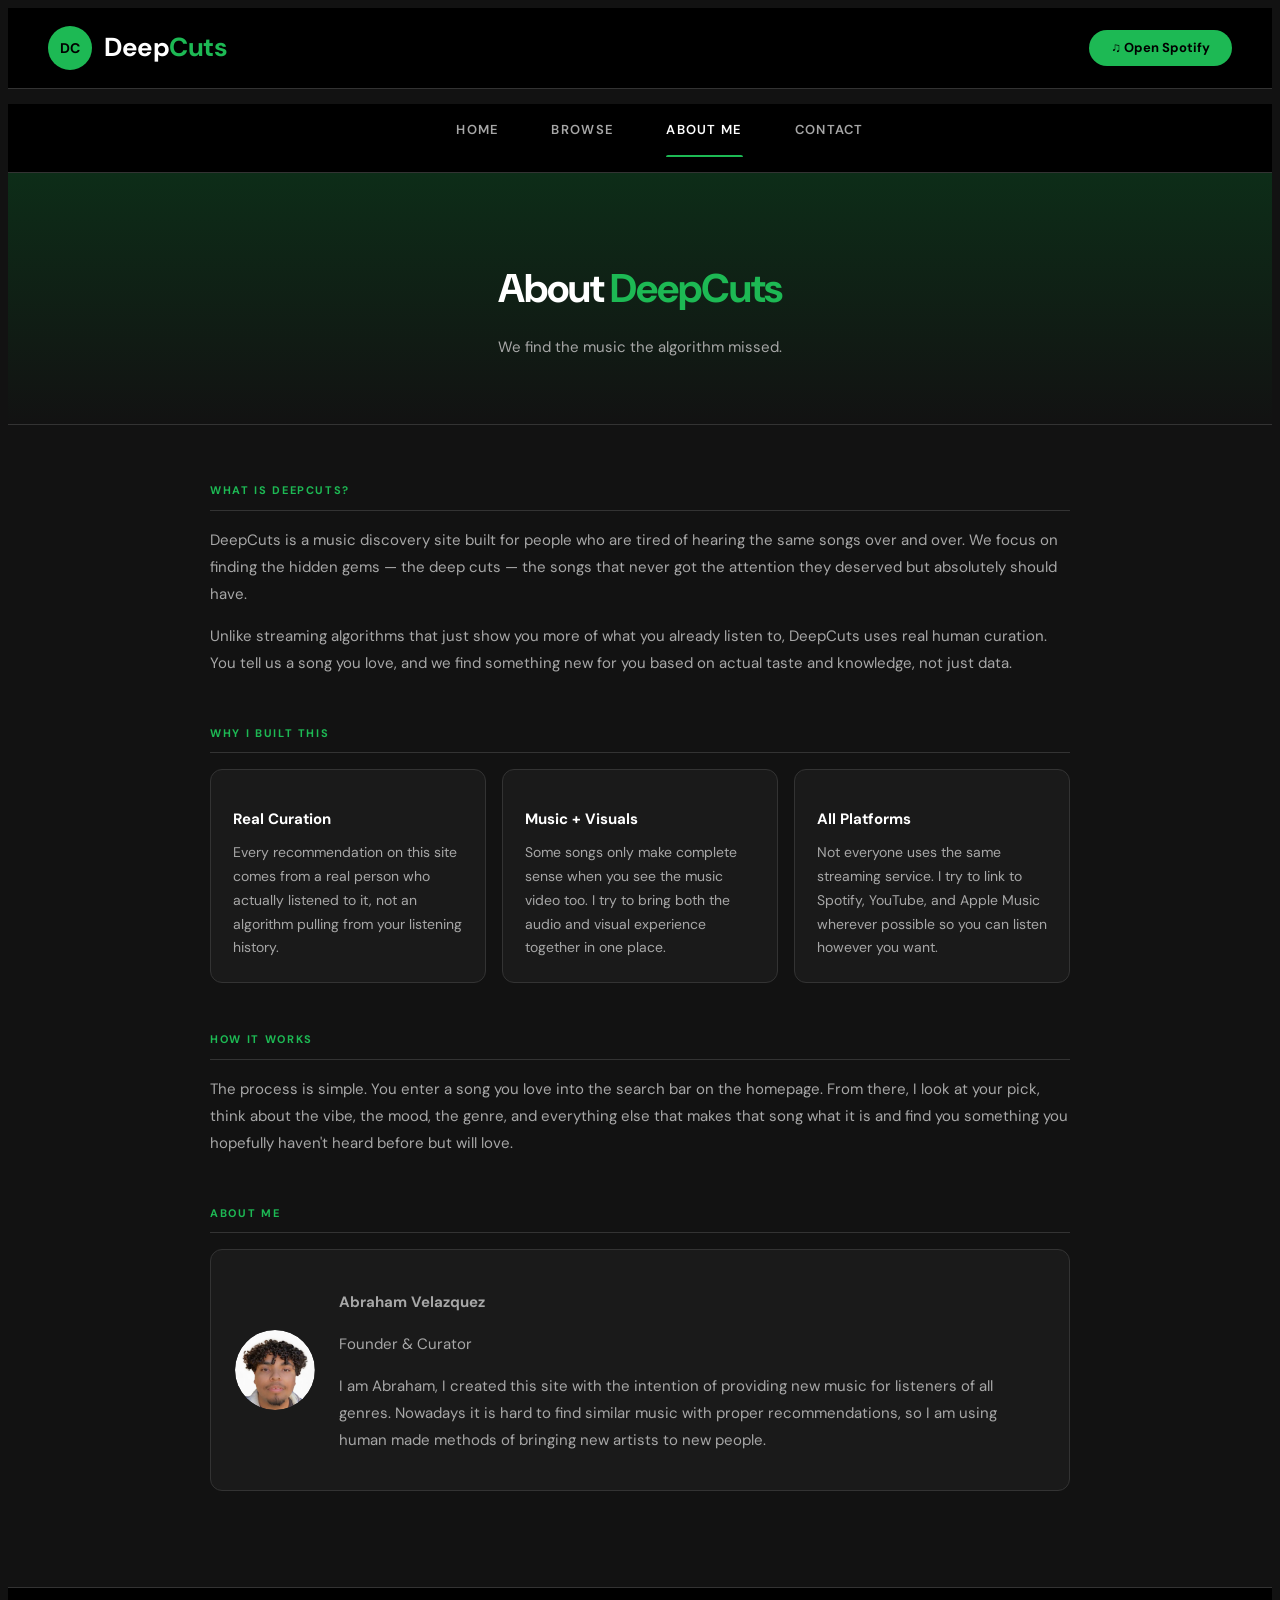
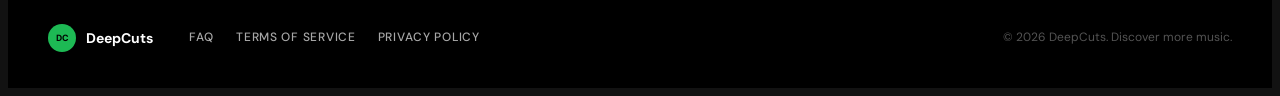
<file: about.html>
<!DOCTYPE html>
<html lang="en">
  <!-- Google tag (gtag.js) -->
<script async src="https://www.googletagmanager.com/gtag/js?id=G-NX3Z7WY6E9"></script>
<script>
  window.dataLayer = window.dataLayer || [];
  function gtag(){dataLayer.push(arguments);}
  gtag('js', new Date());

  gtag('config', 'G-NX3Z7WY6E9');
</script>
<head>
  <meta charset="UTF-8">
  <meta name="viewport" content="width=device-width, initial-scale=1.0">
  <meta name="description" content="About DeepCuts - Learn about the site and the person behind it.">
  <meta name="author" content="DeepCuts">
  <title>DeepCuts - About Me</title>
  <link href="https://fonts.googleapis.com/css2?family=DM+Sans:wght@300;400;500;600;700&display=swap" rel="stylesheet">
  <link rel="stylesheet" href="style.css">
</head>
<body>

  <!-- header -->
  <header class="topbar">
    <div class="logo">
      <div class="logo-circle">DC</div>
      <span class="logo-text">Deep<em>Cuts</em></span>
    </div>
    <a href="https://www.spotify.com" target="_blank" class="btn-spotify-top">&#9835; Open Spotify</a>
  </header>

  <!-- nav -->
  <nav>
    <ul>
      <li><a href="index.html">Home</a></li>
      <li><a href="browse.html">Browse</a></li>
      <li><a href="about.html" class="active">About Me</a></li>
      <li><a href="contact.html">Contact</a></li>
    </ul>
  </nav>

  <!-- hero -->
  <section class="page-hero">
    <h1>About <em>DeepCuts</em></h1>
    <p>We find the music the algorithm missed.</p>
  </section>

  <!-- main content -->
  <main class="about-content">

    <div class="about-section">
      <h2>What is DeepCuts?</h2>
      <p>DeepCuts is a music discovery site built for people who are tired of hearing the same songs over and over. We focus on finding the hidden gems — the deep cuts — the songs that never got the attention they deserved but absolutely should have.</p>
      <p>Unlike streaming algorithms that just show you more of what you already listen to, DeepCuts uses real human curation. You tell us a song you love, and we find something new for you based on actual taste and knowledge, not just data.</p>
    </div>

    <div class="about-section">
      <h2>Why I Built This</h2>
      <div class="about-cards">
        <div class="about-card">
          <h3> Real Curation</h3>
          <p>Every recommendation on this site comes from a real person who actually listened to it, not an algorithm pulling from your listening history.</p>
        </div>
        <div class="about-card">
          <h3> Music + Visuals</h3>
          <p>Some songs only make complete sense when you see the music video too. I try to bring both the audio and visual experience together in one place.</p>
        </div>
        <div class="about-card">
          <h3> All Platforms</h3>
          <p>Not everyone uses the same streaming service. I try to link to Spotify, YouTube, and Apple Music wherever possible so you can listen however you want.</p>
        </div>
      </div>
    </div>

    <div class="about-section">
      <h2>How It Works</h2>
      <p>The process is simple. You enter a song you love into the search bar on the homepage. From there, I look at your pick, think about the vibe, the mood, the genre, and everything else that makes that song what it is and find you something you hopefully haven't heard before but will love.</p>
    </div>

    <div class="about-section">
      <h2>About Me</h2>
      <div class="team-card">
       <div class="team-avatar">
  <img src="Abraham.png" alt="My Photo">
</div>
        <div>
          <p class="team-name">Abraham Velazquez</p>
          <p class="team-role">Founder &amp; Curator</p>
          <p class="team-bio">I am Abraham, I created this site with the intention of providing new music for listeners of all genres. Nowadays it is hard to find similar music with proper recommendations, so I am using human made methods of bringing new artists to new people.</p>
        </div>
      </div>
    </div>

  </main>

  <!-- footer -->
  <footer>
    <div class="footer-left">
      <div class="footer-logo">
        <div class="footer-logo-mark">DC</div>
        <span class="footer-logo-name">DeepCuts</span>
      </div>
      <div class="footer-links">
        <a href="#">FAQ</a>
        <a href="#">Terms of Service</a>
        <a href="#">Privacy Policy</a>
      </div>
    </div>
    <p class="footer-copy">&copy; 2026 DeepCuts. Discover more music.</p>
  </footer>

</body>
</html>
</file>
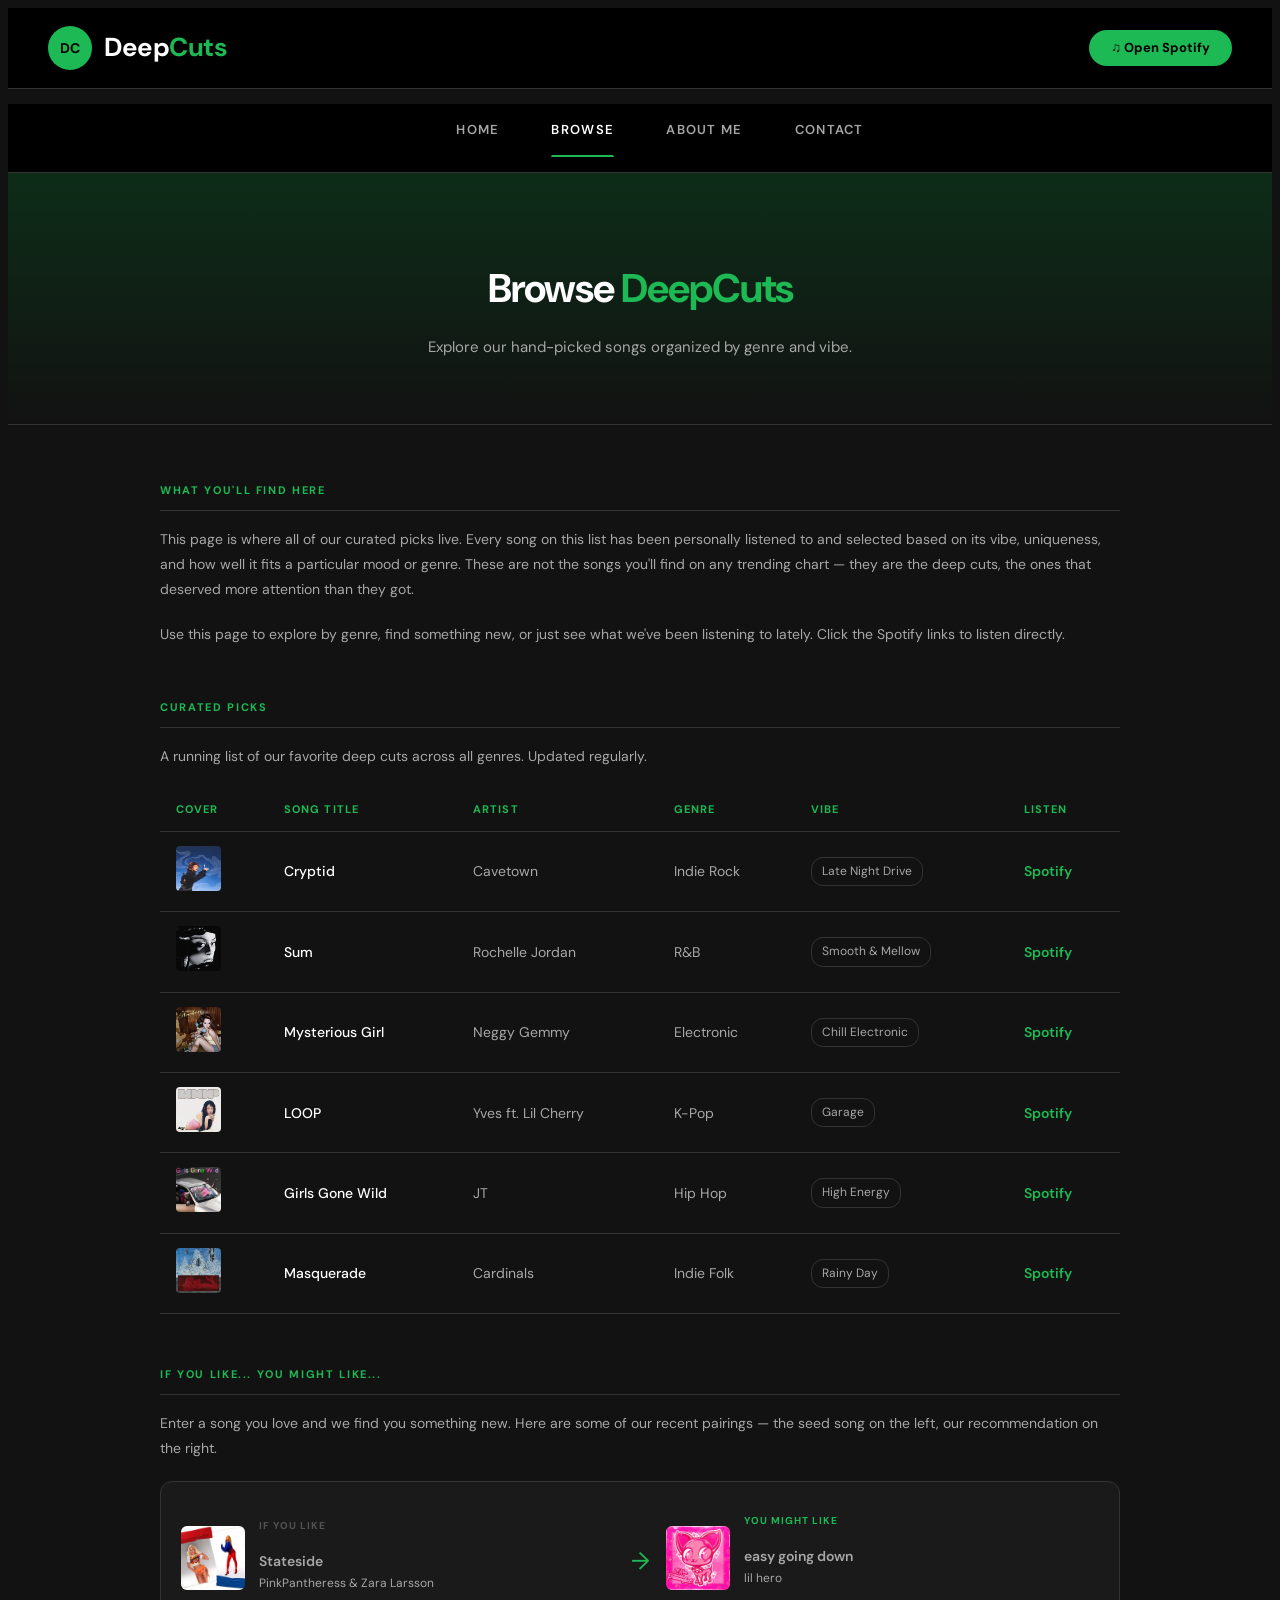
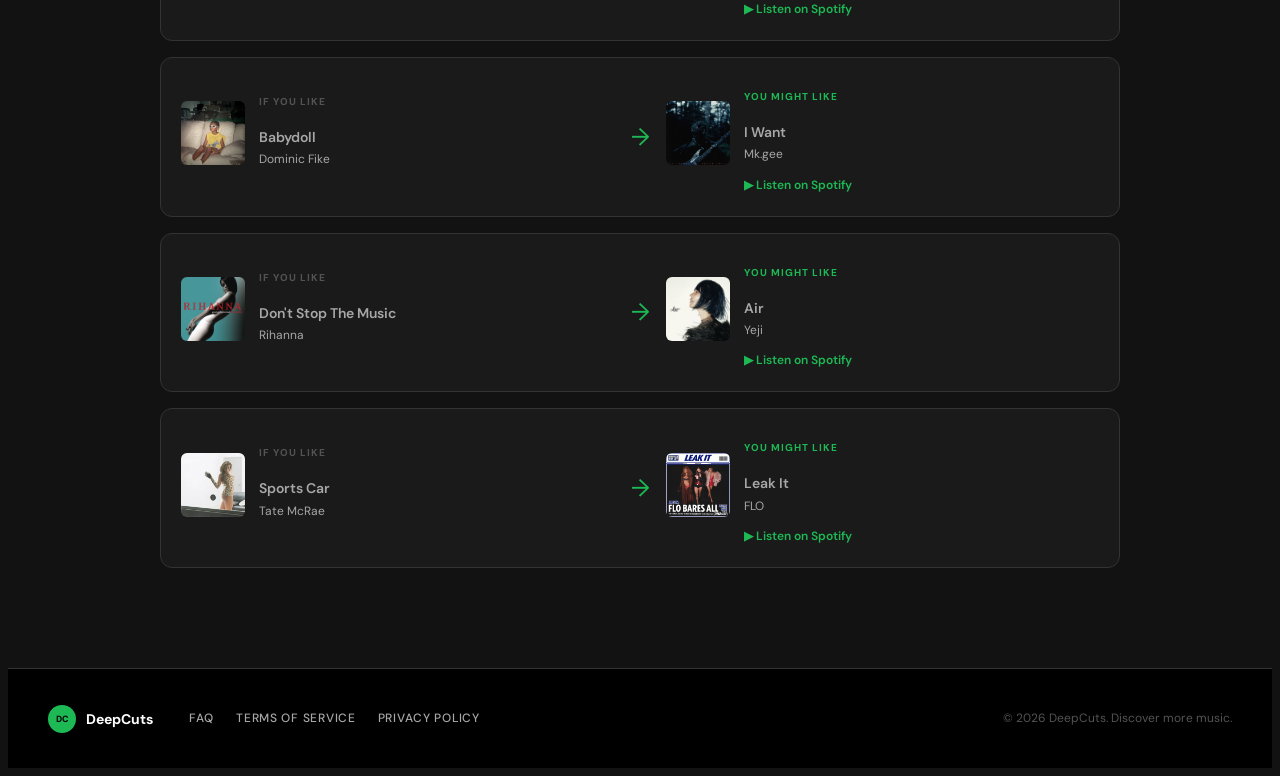
<file: browse.html>
<!DOCTYPE html>
<html lang="en">
  <!-- Google tag (gtag.js) -->
<script async src="https://www.googletagmanager.com/gtag/js?id=G-NX3Z7WY6E9"></script>
<script>
  window.dataLayer = window.dataLayer || [];
  function gtag(){dataLayer.push(arguments);}
  gtag('js', new Date());

  gtag('config', 'G-NX3Z7WY6E9');
</script>
<head>
  <meta charset="UTF-8">
  <meta name="viewport" content="width=device-width, initial-scale=1.0">
  <meta name="description" content="Browse DeepCuts - Explore our curated music collections by genre and vibe.">
  <meta name="author" content="DeepCuts">
  <title>DeepCuts - Browse</title>
  <link href="https://fonts.googleapis.com/css2?family=DM+Sans:wght@300;400;500;600;700&display=swap" rel="stylesheet">
  <link rel="stylesheet" href="style.css">
</head>
<body>

  <!-- header -->
  <header class="topbar">
    <div class="logo">
      <div class="logo-circle">DC</div>
      <span class="logo-text">Deep<em>Cuts</em></span>
    </div>
    <a href="https://www.spotify.com" target="_blank" class="btn-spotify-top">&#9835; Open Spotify</a>
  </header>

  <!-- nav -->
  <nav>
    <ul>
      <li><a href="index.html">Home</a></li>
      <li><a href="browse.html" class="active">Browse</a></li>
      <li><a href="about.html">About Me</a></li>
      <li><a href="contact.html">Contact</a></li>
    </ul>
  </nav>

  <!-- hero -->
  <section class="page-hero">
    <h1>Browse <em>DeepCuts</em></h1>
    <p>Explore our hand-picked songs organized by genre and vibe.</p>
  </section>

  <!-- main content -->
  <main class="browse-content">

    <!-- intro -->
    <div class="browse-section">
      <h2>What You'll Find Here</h2>
      <p>This page is where all of our curated picks live. Every song on this list has been personally listened to and selected based on its vibe, uniqueness, and how well it fits a particular mood or genre. These are not the songs you'll find on any trending chart — they are the deep cuts, the ones that deserved more attention than they got.</p>
      <p>Use this page to explore by genre, find something new, or just see what we've been listening to lately. Click the Spotify links to listen directly.</p>
    </div>

    <!-- curated picks table -->
    <div class="browse-section">
      <h2>Curated Picks</h2>
      <p>A running list of our favorite deep cuts across all genres. Updated regularly.</p>

      <table class="song-table">
        <thead>
          <tr>
            <th>Cover</th>
            <th>Song Title</th>
            <th>Artist</th>
            <th>Genre</th>
            <th>Vibe</th>
            <th>Listen</th>
          </tr>
        </thead>
        <tbody>
          <tr>
            <td><img src="Cavetown.jpg" alt="Cavetown" style="width: 45px; height: 45px; border-radius: 4px; object-fit: cover;"></td>
            <td class="song-title">Cryptid</td>
            <td>Cavetown</td>
            <td>Indie Rock</td>
            <td><span class="vibe-badge">Late Night Drive</span></td>
            <td><a href="https://open.spotify.com/track/47Ex8nx2Xob3IB29Ms7e9G?si=ac5601bf7d9c451c" target="_blank" style="color: #1db954; font-weight: 600;">Spotify</a></td>
          </tr>
          <tr>
            <td><img src="Rochelle.jpg" alt="Rochelle Jordan" style="width: 45px; height: 45px; border-radius: 4px; object-fit: cover;"></td>
            <td class="song-title">Sum</td>
            <td>Rochelle Jordan</td>
            <td>R&amp;B</td>
            <td><span class="vibe-badge">Smooth &amp; Mellow</span></td>
            <td><a href="https://open.spotify.com/track/3MIVJlKGcLfYNLso4pp6dn?si=f74823fb86f74a36" target="_blank" style="color: #1db954; font-weight: 600;">Spotify</a></td>
          </tr>
          <tr>
            <td><img src="Neggy.jpg" alt="Neggy Gemmy" style="width: 45px; height: 45px; border-radius: 4px; object-fit: cover;"></td>
            <td class="song-title">Mysterious Girl</td>
            <td>Neggy Gemmy</td>
            <td>Electronic</td>
            <td><span class="vibe-badge">Chill Electronic</span></td>
            <td><a href="https://open.spotify.com/track/7qFisPYUYlcKeku4CMuEFg?si=00ef17e2286c4b7b" target="_blank" style="color: #1db954; font-weight: 600;">Spotify</a></td>
          </tr>
          <tr>
            <td><img src="Yves.jpg" alt="Yves" style="width: 45px; height: 45px; border-radius: 4px; object-fit: cover;"></td>
            <td class="song-title">LOOP</td>
            <td>Yves ft. Lil Cherry</td>
            <td>K-Pop</td>
            <td><span class="vibe-badge">Garage</span></td>
            <td><a href="https://open.spotify.com/track/1JNsKjaCFgTxjP3EkKfYZo?si=4b3dcbf2030f4d34" target="_blank" style="color: #1db954; font-weight: 600;">Spotify</a></td>
          </tr>
          <tr>
            <td><img src="JT.jpg" alt="JT" style="width: 45px; height: 45px; border-radius: 4px; object-fit: cover;"></td>
            <td class="song-title">Girls Gone Wild</td>
            <td>JT</td>
            <td>Hip Hop</td>
            <td><span class="vibe-badge">High Energy</span></td>
            <td><a href="https://open.spotify.com/track/1TYLYTMtSIqqPpOGJhmp0y?si=bd6fd00f3a1841a7" target="_blank" style="color: #1db954; font-weight: 600;">Spotify</a></td>
          </tr>
          <tr>
            <td><img src="Cardinals.jpg" alt="Cardinals" style="width: 45px; height: 45px; border-radius: 4px; object-fit: cover;"></td>
            <td class="song-title">Masquerade</td>
            <td>Cardinals</td>
            <td>Indie Folk</td>
            <td><span class="vibe-badge">Rainy Day</span></td>
            <td><a href="https://open.spotify.com/track/3cm2ofw3AzeQXbL0nGE30d?si=06b65ddff73a4346" target="_blank" style="color: #1db954; font-weight: 600;">Spotify</a></td>
          </tr>
        </tbody>
      </table>
    </div>

    <!-- browse by genre -->
    <div class="browse-section">
      <h2>If You Like... You Might Like...</h2>
      <p>Enter a song you love and we find you something new. Here are some of our recent pairings — the seed song on the left, our recommendation on the right.</p>

      <div style="display: flex; flex-direction: column; gap: 16px; margin-top: 20px;">

        <!-- pair 1 -->
        <div style="display: flex; align-items: center; gap: 16px; background: #1a1a1a; border: 1px solid #333; border-radius: 12px; padding: 20px; flex-wrap: wrap;">
          <div style="display: flex; gap: 14px; align-items: center; flex: 1; min-width: 200px;">
            <a href="https://open.spotify.com/track/1DwscornXpj8fmOmYVlqZt?si=d76dfabf99194956" target="_blank">
              <img src="Stateside.jpg" alt="Stateside" style="width: 64px; height: 64px; border-radius: 6px; object-fit: cover; flex-shrink: 0;">
            </a>
            <div>
              <p style="font-size: 10px; color: #535353; font-weight: 700; text-transform: uppercase; letter-spacing: 0.1em; margin-bottom: 2px;">If you like</p>
              <p style="font-size: 14px; font-weight: 600; margin-bottom: 1px;">Stateside</p>
              <p style="font-size: 12px; color: #a7a7a7; margin-top: -2px;">PinkPantheress &amp; Zara Larsson</p>
            </div>
          </div>
          <span style="color: #1db954; font-size: 24px; flex-shrink: 0;">&#8594;</span>
          <div style="display: flex; gap: 14px; align-items: center; flex: 1; min-width: 200px;">
            <a href="https://open.spotify.com/track/3aSKxB6ahFfhYydO6bU2QE?si=e9e7a445e43c4597" target="_blank">
              <img src="lilhero.jpg" alt="easy going down" style="width: 64px; height: 64px; border-radius: 6px; object-fit: cover; flex-shrink: 0;">
            </a>
            <div>
              <p style="font-size: 10px; color: #1db954; font-weight: 700; text-transform: uppercase; letter-spacing: 0.1em; margin-bottom: 2px;">You might like</p>
              <p style="font-size: 14px; font-weight: 600; margin-bottom: 1px;">easy going down</p>
              <p style="font-size: 12px; color: #a7a7a7; margin-top: -2px; margin-bottom: 6px;">lil hero</p>
              <a href="https://open.spotify.com/track/3aSKxB6ahFfhYydO6bU2QE?si=e9e7a445e43c4597" target="_blank" style="font-size: 12px; color: #1db954; font-weight: 600;">&#9654; Listen on Spotify</a>
            </div>
          </div>
        </div>

        <!-- pair 2 -->
        <div style="display: flex; align-items: center; gap: 16px; background: #1a1a1a; border: 1px solid #333; border-radius: 12px; padding: 20px; flex-wrap: wrap;">
          <div style="display: flex; gap: 14px; align-items: center; flex: 1; min-width: 200px;">
            <a href="https://open.spotify.com/track/7yNf9YjeO5JXUE3JEBgnYc?si=8bb4f9952b0d41a2" target="_blank">
              <img src="Dominic.png" alt="Babydoll" style="width: 64px; height: 64px; border-radius: 6px; object-fit: cover; flex-shrink: 0;">
            </a>
            <div>
              <p style="font-size: 10px; color: #535353; font-weight: 700; text-transform: uppercase; letter-spacing: 0.1em; margin-bottom: 2px;">If you like</p>
              <p style="font-size: 14px; font-weight: 600; margin-bottom: 1px;">Babydoll</p>
              <p style="font-size: 12px; color: #a7a7a7; margin-top: -2px;">Dominic Fike</p>
            </div>
          </div>
          <span style="color: #1db954; font-size: 24px; flex-shrink: 0;">&#8594;</span>
          <div style="display: flex; gap: 14px; align-items: center; flex: 1; min-width: 200px;">
            <a href="https://open.spotify.com/track/63E1KzqmJcSl0likZCCNZo?si=3c2c15c476b144d8" target="_blank">
              <img src="Mkgee.jpg" alt="I Want" style="width: 64px; height: 64px; border-radius: 6px; object-fit: cover; flex-shrink: 0;">
            </a>
            <div>
              <p style="font-size: 10px; color: #1db954; font-weight: 700; text-transform: uppercase; letter-spacing: 0.1em; margin-bottom: 2px;">You might like</p>
              <p style="font-size: 14px; font-weight: 600; margin-bottom: 1px;">I Want</p>
              <p style="font-size: 12px; color: #a7a7a7; margin-top: -2px; margin-bottom: 6px;">Mk.gee</p>
              <a href="https://open.spotify.com/track/63E1KzqmJcSl0likZCCNZo?si=3c2c15c476b144d8" target="_blank" style="font-size: 12px; color: #1db954; font-weight: 600;">&#9654; Listen on Spotify</a>
            </div>
          </div>
        </div>

        <!-- pair 3 -->
        <div style="display: flex; align-items: center; gap: 16px; background: #1a1a1a; border: 1px solid #333; border-radius: 12px; padding: 20px; flex-wrap: wrap;">
          <div style="display: flex; gap: 14px; align-items: center; flex: 1; min-width: 200px;">
            <a href="https://open.spotify.com/track/0ByMNEPAPpOR5H69DVrTNy?si=0955b2e1313648c9" target="_blank">
              <img src="Rihanna.jpg" alt="Don't Stop The Music" style="width: 64px; height: 64px; border-radius: 6px; object-fit: cover; flex-shrink: 0;">
            </a>
            <div>
              <p style="font-size: 10px; color: #535353; font-weight: 700; text-transform: uppercase; letter-spacing: 0.1em; margin-bottom: 2px;">If you like</p>
              <p style="font-size: 14px; font-weight: 600; margin-bottom: 1px;">Don't Stop The Music</p>
              <p style="font-size: 12px; color: #a7a7a7; margin-top: -2px;">Rihanna</p>
            </div>
          </div>
          <span style="color: #1db954; font-size: 24px; flex-shrink: 0;">&#8594;</span>
          <div style="display: flex; gap: 14px; align-items: center; flex: 1; min-width: 200px;">
            <a href="https://open.spotify.com/track/6HSns0qPQQfgekCrBF0Dkf?si=9fa74fea4b2b48c7" target="_blank">
              <img src="Yeji.jpeg" alt="Air" style="width: 64px; height: 64px; border-radius: 6px; object-fit: cover; flex-shrink: 0;">
            </a>
            <div>
              <p style="font-size: 10px; color: #1db954; font-weight: 700; text-transform: uppercase; letter-spacing: 0.1em; margin-bottom: 2px;">You might like</p>
              <p style="font-size: 14px; font-weight: 600; margin-bottom: 1px;">Air</p>
              <p style="font-size: 12px; color: #a7a7a7; margin-top: -2px; margin-bottom: 6px;">Yeji</p>
              <a href="https://open.spotify.com/track/6HSns0qPQQfgekCrBF0Dkf?si=9fa74fea4b2b48c7" target="_blank" style="font-size: 12px; color: #1db954; font-weight: 600;">&#9654; Listen on Spotify</a>
            </div>
          </div>
        </div>

        <!-- pair 4 -->
        <div style="display: flex; align-items: center; gap: 16px; background: #1a1a1a; border: 1px solid #333; border-radius: 12px; padding: 20px; flex-wrap: wrap;">
          <div style="display: flex; gap: 14px; align-items: center; flex: 1; min-width: 200px;">
            <a href="https://open.spotify.com/track/3pjpG96WxzRnxNFxZC56vV?si=aae7ca3e42874ee6" target="_blank">
              <img src="Tate.png" alt="Sports Car" style="width: 64px; height: 64px; border-radius: 6px; object-fit: cover; flex-shrink: 0;">
            </a>
            <div>
              <p style="font-size: 10px; color: #535353; font-weight: 700; text-transform: uppercase; letter-spacing: 0.1em; margin-bottom: 2px;">If you like</p>
              <p style="font-size: 14px; font-weight: 600; margin-bottom: 1px;">Sports Car</p>
              <p style="font-size: 12px; color: #a7a7a7; margin-top: -2px;">Tate McRae</p>
            </div>
          </div>
          <span style="color: #1db954; font-size: 24px; flex-shrink: 0;">&#8594;</span>
          <div style="display: flex; gap: 14px; align-items: center; flex: 1; min-width: 200px;">
            <a href="https://open.spotify.com/track/4dVFXgnyD7eF61QUrh1UoZ?si=9a77259c211d4336" target="_blank">
              <img src="FLO.png" alt="Leak It" style="width: 64px; height: 64px; border-radius: 6px; object-fit: cover; flex-shrink: 0;">
            </a>
            <div>
              <p style="font-size: 10px; color: #1db954; font-weight: 700; text-transform: uppercase; letter-spacing: 0.1em; margin-bottom: 2px;">You might like</p>
              <p style="font-size: 14px; font-weight: 600; margin-bottom: 1px;">Leak It</p>
              <p style="font-size: 12px; color: #a7a7a7; margin-top: -2px; margin-bottom: 6px;">FLO</p>
              <a href="https://open.spotify.com/track/4dVFXgnyD7eF61QUrh1UoZ?si=9a77259c211d4336" target="_blank" style="font-size: 12px; color: #1db954; font-weight: 600;">&#9654; Listen on Spotify</a>
            </div>
          </div>
        </div>

      </div>
    </div>

  </main>

  <!-- footer -->
  <footer>
    <div class="footer-left">
      <div class="footer-logo">
        <div class="footer-logo-mark">DC</div>
        <span class="footer-logo-name">DeepCuts</span>
      </div>
      <div class="footer-links">
        <a href="#">FAQ</a>
        <a href="#">Terms of Service</a>
        <a href="#">Privacy Policy</a>
      </div>
    </div>
    <p class="footer-copy">&copy; 2026 DeepCuts. Discover more music.</p>
  </footer>

</body>
</html>
</file>
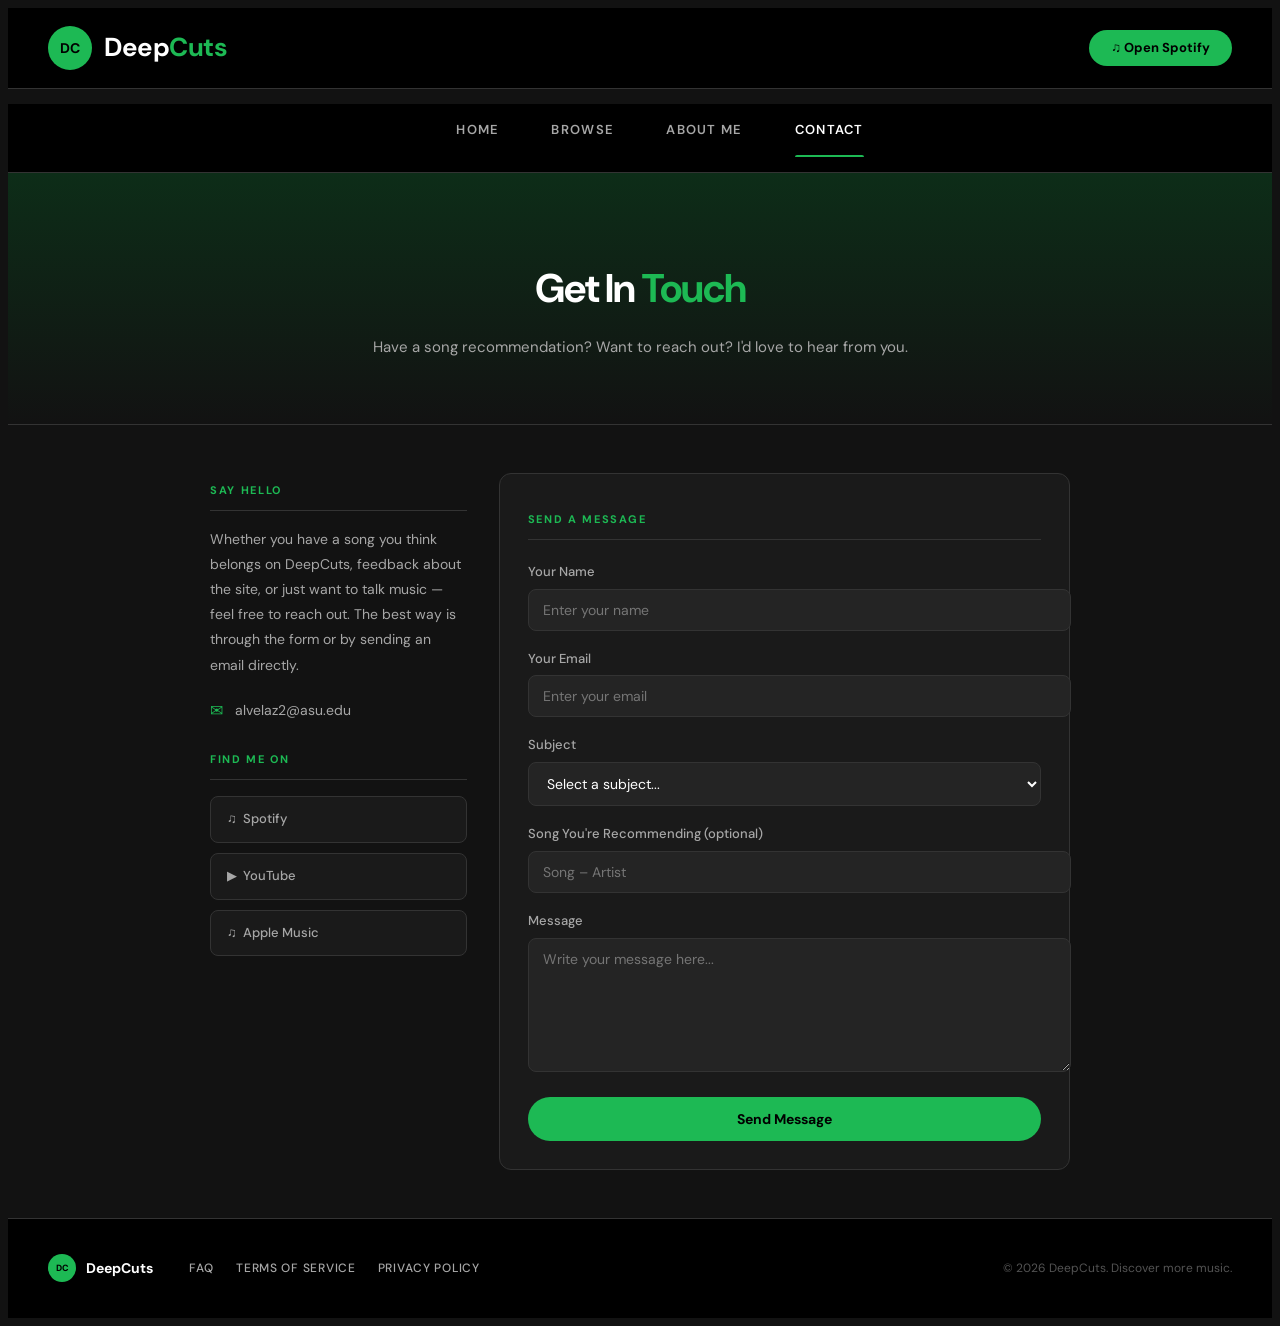
<file: contact.html>
<!DOCTYPE html>
<html lang="en">
<head>
  <meta charset="UTF-8">
  <meta name="viewport" content="width=device-width, initial-scale=1.0">
  <meta name="description" content="Contact DeepCuts - Send a song recommendation or get in touch.">
  <meta name="author" content="DeepCuts">
  <title>DeepCuts - Contact</title>
  <link href="https://fonts.googleapis.com/css2?family=DM+Sans:wght@300;400;500;600;700&display=swap" rel="stylesheet">
  <link rel="stylesheet" href="style.css">
</head>
<body>

  <!-- header -->
  <header class="topbar">
    <div class="logo">
      <div class="logo-circle">DC</div>
      <span class="logo-text">Deep<em>Cuts</em></span>
    </div>
    <a href="https://www.spotify.com" target="_blank" class="btn-spotify-top">&#9835; Open Spotify</a>
  </header>

  <!-- nav -->
  <nav>
    <ul>
      <li><a href="index.html">Home</a></li>
      <li><a href="browse.html">Browse</a></li>
      <li><a href="about.html">About Me</a></li>
      <li><a href="contact.html" class="active">Contact</a></li>
    </ul>
  </nav>

  <!-- hero -->
  <section class="page-hero">
    <h1>Get In <em>Touch</em></h1>
    <p>Have a song recommendation? Want to reach out? I'd love to hear from you.</p>
  </section>

  <!-- main content -->
  <main class="contact-content">

    <div class="contact-grid">

      <!-- left info -->
      <div class="contact-info">

        <h2>Say Hello</h2>
        <p>Whether you have a song you think belongs on DeepCuts, feedback about the site, or just want to talk music — feel free to reach out. The best way is through the form or by sending an email directly.</p>

        <div class="contact-detail">
          <span>&#9993;</span>
          <a href="mailto:hello@deepcuts.com">alvelaz2@asu.edu</a>
        </div>

        <div class="platform-section">
          <h2>Find Me On</h2>
          <div class="platform-buttons">
            <a href="https://www.spotify.com" target="_blank" class="platform-btn">&#9835;&nbsp; Spotify</a>
            <a href="https://www.youtube.com" target="_blank" class="platform-btn">&#9654;&nbsp; YouTube</a>
            <a href="https://music.apple.com" target="_blank" class="platform-btn">&#9835;&nbsp; Apple Music</a>
          </div>
        </div>

      </div>

      <!-- right form -->
      <div class="contact-form-wrap">
        <h2>Send a Message</h2>

        <form action="#">

          <div class="form-group">
            <label for="name">Your Name</label>
            <input type="text" id="name" name="name" placeholder="Enter your name">
          </div>

          <div class="form-group">
            <label for="email">Your Email</label>
            <input type="email" id="email" name="email" placeholder="Enter your email">
          </div>

          <div class="form-group">
            <label for="subject">Subject</label>
            <select id="subject" name="subject">
              <option value="">Select a subject...</option>
              <option value="recommendation">Song Recommendation</option>
              <option value="feedback">Site Feedback</option>
              <option value="general">General Question</option>
              <option value="other">Other</option>
            </select>
          </div>

          <div class="form-group">
            <label for="song">Song You're Recommending (optional)</label>
            <input type="text" id="song" name="song" placeholder="Song – Artist">
          </div>

          <div class="form-group">
            <label for="message">Message</label>
            <textarea id="message" name="message" placeholder="Write your message here..."></textarea>
          </div>

          <button type="submit" class="form-submit">Send Message</button>

        </form>
      </div>

    </div>
  </main>

  <!-- footer -->
  <footer>
    <div class="footer-left">
      <div class="footer-logo">
        <div class="footer-logo-mark">DC</div>
        <span class="footer-logo-name">DeepCuts</span>
      </div>
      <div class="footer-links">
        <a href="#">FAQ</a>
        <a href="#">Terms of Service</a>
        <a href="#">Privacy Policy</a>
      </div>
    </div>
    <p class="footer-copy">&copy; 2026 DeepCuts. Discover more music.</p>
  </footer>

</body>
</html>
</file>
<file: style.css>
/* DeepCuts - Main Stylesheet */
<!-- Google tag (gtag.js) -->
<script async src="https://www.googletagmanager.com/gtag/js?id=G-NX3Z7WY6E9"></script>
<script>
  window.dataLayer = window.dataLayer || [];
  function gtag(){dataLayer.push(arguments);}
  gtag('js', new Date());

  gtag('config', 'G-NX3Z7WY6E9');
</script>

*, *::before, *::after { box-sizing: border-box; margin: 0; padding: 0; }

:root {
  --black:        #121212;
  --surface:      #1a1a1a;
  --surface2:     #242424;
  --surface3:     #2e2e2e;
  --border:       #333333;
  --green:        #1db954;
  --green-bright: #1ed760;
  --green-glow:   rgba(29, 185, 84, 0.15);
  --white:        #ffffff;
  --muted:        #a7a7a7;
  --dimmed:       #535353;
}

body {
  font-family: 'DM Sans', sans-serif;
  background: var(--black);
  color: var(--white);
  font-size: 15px;
  line-height: 1.6;
}

a { color: inherit; text-decoration: none; }

/* ── TOP BAR ── */
.topbar {
  display: flex;
  align-items: center;
  justify-content: space-between;
  padding: 18px 40px;
  background: #000;
  border-bottom: 1px solid var(--border);
  position: sticky;
  top: 0;
  z-index: 100;
}

.logo { display: flex; align-items: center; gap: 12px; }

.logo-circle {
  width: 44px;
  height: 44px;
  border-radius: 50%;
  background: var(--green);
  display: flex;
  align-items: center;
  justify-content: center;
  font-size: 14px;
  font-weight: 700;
  color: #000;
}

.logo-text { font-size: 26px; font-weight: 700; letter-spacing: -0.5px; }
.logo-text em { font-style: normal; color: var(--green); }

.btn-spotify-top {
  padding: 8px 22px;
  border-radius: 20px;
  background: var(--green);
  color: #000;
  font-size: 13px;
  font-weight: 700;
  transition: background 0.15s, transform 0.1s;
}

.btn-spotify-top:hover { background: var(--green-bright); transform: scale(1.03); }

/* ── NAV ── */
nav {
  background: #000;
  border-bottom: 1px solid var(--border);
  padding: 0 40px;
}

nav ul { display: flex; list-style: none; justify-content: center; }

nav ul li a {
  display: block;
  padding: 16px 26px;
  font-size: 13px;
  font-weight: 600;
  letter-spacing: 0.1em;
  text-transform: uppercase;
  color: var(--muted);
  position: relative;
  transition: color 0.2s;
}

nav ul li a::after {
  content: '';
  position: absolute;
  bottom: 0;
  left: 26px;
  right: 26px;
  height: 2px;
  background: var(--green);
  transform: scaleX(0);
  transition: transform 0.2s;
  border-radius: 2px 2px 0 0;
}

nav ul li a:hover,
nav ul li a.active { color: var(--white); }
nav ul li a:hover::after,
nav ul li a.active::after { transform: scaleX(1); }

/* ── HERO ── */
.hero {
  padding: 60px 40px 52px;
  text-align: center;
  background: linear-gradient(180deg, #0d2d18 0%, #121212 100%);
  border-bottom: 1px solid var(--border);
}

.hero h1 { font-size: 44px; font-weight: 700; letter-spacing: -1.5px; margin-bottom: 10px; }
.hero h1 em { font-style: normal; color: var(--green); }
.hero-sub { font-size: 15px; color: var(--muted); margin-bottom: 30px; }

.search-wrap { max-width: 580px; margin: 0 auto; position: relative; }

.search-wrap input {
  width: 100%;
  padding: 16px 20px 16px 50px;
  border: none;
  border-radius: 30px;
  font-family: 'DM Sans', sans-serif;
  font-size: 15px;
  background: var(--white);
  color: #000;
  outline: none;
  transition: box-shadow 0.2s;
}

.search-wrap input::placeholder { color: #888; }
.search-wrap input:focus { box-shadow: 0 0 0 3px var(--green); }

.search-icon {
  position: absolute;
  left: 18px;
  top: 50%;
  transform: translateY(-50%);
  font-size: 17px;
  pointer-events: none;
  color: #888;
}

/* ── PAGE HERO (inner pages) ── */
.page-hero {
  text-align: center;
  padding: 50px 40px;
  background: linear-gradient(180deg, #0d2d18 0%, #121212 100%);
  border-bottom: 1px solid var(--border);
}

.page-hero h1 { font-size: 40px; font-weight: 700; letter-spacing: -1px; margin-bottom: 10px; }
.page-hero h1 em { font-style: normal; color: var(--green); }
.page-hero p { color: var(--muted); font-size: 15px; }

/* ── SECTION LABEL ── */
.section-label {
  font-size: 11px;
  font-weight: 700;
  letter-spacing: 0.15em;
  text-transform: uppercase;
  color: var(--green);
  margin-bottom: 18px;
  margin-top: 10px;
}

/* ── MAIN GRID (home) ── */
.main-grid { display: grid; grid-template-columns: 1fr 1px 360px; min-height: 60vh; }
.divider-v { background: var(--border); }
.col-left { padding: 36px; }

/* ── DEEPCUT CARD ── */
.deepcut-card {
  display: grid;
  grid-template-columns: 130px 1fr;
  gap: 22px;
  margin-bottom: 44px;
  padding: 22px;
  background: var(--surface);
  border-radius: 12px;
  border: 1px solid var(--border);
  transition: background 0.2s;
}

.deepcut-card:hover { background: var(--surface2); }

.album-placeholder {
  background: var(--surface3);
  border-radius: 6px;
  display: flex;
  align-items: center;
  justify-content: center;
  font-size: 11px;
  color: var(--dimmed);
  aspect-ratio: 1;
}

.album-placeholder img {
  width: 100%;
  height: 100%;
  object-fit: cover;
  border-radius: 6px;
}

.deepcut-info h2 { font-size: 19px; font-weight: 700; margin-bottom: 6px; }
.deepcut-info .vibe-desc { font-size: 14px; color: var(--muted); font-style: italic; margin-bottom: 18px; }

.btn-play {
  display: inline-flex;
  align-items: center;
  gap: 8px;
  padding: 11px 24px;
  border-radius: 24px;
  background: var(--green);
  color: #000;
  font-size: 14px;
  font-weight: 700;
  transition: background 0.15s, transform 0.1s;
  margin-bottom: 14px;
}

.btn-play:hover { background: var(--green-bright); transform: scale(1.03); }

.listen-links { font-size: 13px; color: var(--muted); }
.listen-links a { color: var(--green); font-weight: 500; }
.listen-links a:hover { text-decoration: underline; }

/* ── COLLECTIONS ── */
.collections-grid { display: grid; grid-template-columns: repeat(3, 1fr); gap: 16px; margin-top: 18px; }
.collection-item { cursor: pointer; }

.collection-cover {
  background: var(--surface3);
  border-radius: 8px;
  aspect-ratio: 1;
  display: flex;
  align-items: flex-end;
  padding: 12px;
  margin-bottom: 10px;
  position: relative;
  overflow: hidden;
  transition: transform 0.2s;
}

.collection-cover img {
  position: absolute;
  inset: 0;
  width: 100%;
  height: 100%;
  object-fit: cover;
  border-radius: 8px;
}

.collection-item:hover .collection-cover { transform: scale(1.03); }

.collection-cover::after {
  content: '';
  position: absolute;
  inset: 0;
  background: linear-gradient(to bottom, transparent 40%, rgba(0,0,0,0.65));
  z-index: 1;
}

.cover-label { position: relative; z-index: 2; font-size: 11px; color: rgba(255,255,255,0.4); }
.collection-name { font-size: 14px; font-weight: 600; margin-bottom: 2px; }
.collection-sub { font-size: 12px; color: var(--muted); }

/* ── RIGHT COLUMN ── */
.col-right { padding: 36px 28px; background: var(--surface); border-left: 1px solid var(--border); }
.right-section { margin-bottom: 32px; }

.right-section h3 {
  font-size: 11px;
  font-weight: 700;
  letter-spacing: 0.15em;
  text-transform: uppercase;
  color: var(--green);
  margin-bottom: 14px;
  padding-bottom: 10px;
  border-bottom: 1px solid var(--border);
}

.how-steps { list-style: none; display: flex; flex-direction: column; gap: 10px; }

.how-steps li {
  font-size: 14px;
  color: var(--muted);
  display: flex;
  gap: 12px;
  align-items: flex-start;
}

.step-dot {
  width: 22px;
  height: 22px;
  min-width: 22px;
  border-radius: 50%;
  background: var(--green);
  color: #000;
  font-size: 10px;
  font-weight: 700;
  display: flex;
  align-items: center;
  justify-content: center;
  margin-top: 2px;
}

.genre-list { display: flex; flex-wrap: wrap; gap: 8px; }

.genre-tag {
  padding: 6px 14px;
  border: 1.5px solid var(--border);
  border-radius: 20px;
  font-size: 13px;
  font-weight: 500;
  color: var(--muted);
  cursor: pointer;
  transition: border-color 0.15s, color 0.15s, background 0.15s;
}

.genre-tag:hover { border-color: var(--green); color: var(--green); background: var(--green-glow); }

.recent-list { display: flex; flex-direction: column; }

.recent-item {
  display: flex;
  align-items: center;
  gap: 12px;
  padding: 8px 6px;
  border-radius: 6px;
  cursor: pointer;
  transition: background 0.15s;
}

.recent-item:hover { background: var(--surface2); }
.recent-num { font-size: 12px; color: var(--dimmed); font-weight: 600; min-width: 18px; text-align: center; }
.recent-thumb { width: 36px; height: 36px; background: var(--surface3); border-radius: 4px; flex-shrink: 0; overflow: hidden; }
.recent-thumb img { width: 100%; height: 100%; object-fit: cover; }
.recent-info { flex: 1; }
.recent-song { font-size: 14px; font-weight: 500; }
.recent-artist { font-size: 12px; color: var(--muted); }

.recent-play {
  width: 28px;
  height: 28px;
  border-radius: 50%;
  background: var(--green);
  color: #000;
  font-size: 10px;
  display: flex;
  align-items: center;
  justify-content: center;
  opacity: 0;
  transition: opacity 0.15s;
  flex-shrink: 0;
}

.recent-item:hover .recent-play { opacity: 1; }

/* ── ABOUT PAGE ── */
.about-content { max-width: 860px; margin: 0 auto; padding: 48px 40px; }
.about-section { margin-bottom: 48px; }

.about-section h2 {
  font-size: 11px;
  font-weight: 700;
  letter-spacing: 0.15em;
  text-transform: uppercase;
  color: var(--green);
  margin-bottom: 16px;
  padding-bottom: 10px;
  border-bottom: 1px solid var(--border);
}

.about-section p { color: var(--muted); font-size: 15px; line-height: 1.8; margin-bottom: 12px; }

.about-cards { display: flex; gap: 16px; flex-wrap: wrap; margin-top: 10px; }

.about-card {
  background: var(--surface);
  border: 1px solid var(--border);
  border-radius: 12px;
  padding: 22px;
  flex: 1;
  min-width: 200px;
  transition: background 0.2s;
}

.about-card:hover { background: var(--surface2); }
.about-card h3 { color: var(--white); font-size: 15px; margin-bottom: 10px; }
.about-card p { color: var(--muted); font-size: 14px; line-height: 1.7; margin: 0; }

.team-card {
  background: var(--surface);
  border: 1px solid var(--border);
  border-radius: 12px;
  padding: 24px;
  display: flex;
  align-items: center;
  gap: 24px;
}

.team-avatar {
  width: 80px;
  height: 80px;
  min-width: 80px;
  background: var(--surface3);
  border-radius: 50%;
  display: flex;
  align-items: center;
  justify-content: center;
  font-size: 11px;
  color: var(--dimmed);
  overflow: hidden;
}

.team-avatar img { width: 100%; height: 100%; object-fit: cover; border-radius: 50%; }
.team-name { font-size: 18px; font-weight: 700; margin-bottom: 4px; }
.team-role { color: var(--green); font-size: 13px; margin-bottom: 10px; }
.team-bio { color: var(--muted); font-size: 14px; line-height: 1.7; }

/* ── CONTACT PAGE ── */
.contact-content { max-width: 860px; margin: 0 auto; padding: 48px 40px; }

.contact-grid { display: flex; gap: 32px; flex-wrap: wrap; }

.contact-info { flex: 1; min-width: 220px; }

.contact-info h2 {
  font-size: 11px;
  font-weight: 700;
  letter-spacing: 0.15em;
  text-transform: uppercase;
  color: var(--green);
  margin-bottom: 16px;
  padding-bottom: 10px;
  border-bottom: 1px solid var(--border);
}

.contact-info p { color: var(--muted); font-size: 14px; line-height: 1.8; margin-bottom: 20px; }

.contact-detail {
  display: flex;
  align-items: center;
  gap: 12px;
  margin-bottom: 14px;
  color: var(--muted);
  font-size: 14px;
}

.contact-detail span { color: var(--green); font-size: 16px; }
.contact-detail a { color: var(--muted); transition: color 0.15s; }
.contact-detail a:hover { color: var(--green); }

.platform-section { margin-top: 28px; }

.platform-section h2 {
  font-size: 11px;
  font-weight: 700;
  letter-spacing: 0.15em;
  text-transform: uppercase;
  color: var(--green);
  margin-bottom: 16px;
  padding-bottom: 10px;
  border-bottom: 1px solid var(--border);
}

.platform-buttons { display: flex; flex-direction: column; gap: 10px; }

.platform-btn {
  background: var(--surface);
  border: 1px solid var(--border);
  color: var(--muted);
  padding: 12px 16px;
  border-radius: 8px;
  font-size: 13px;
  font-weight: 500;
  display: flex;
  align-items: center;
  gap: 10px;
  transition: border-color 0.2s, color 0.2s, background 0.2s;
}

.platform-btn:hover { border-color: var(--green); color: var(--green); background: var(--green-glow); }

.contact-form-wrap {
  flex: 2;
  min-width: 280px;
  background: var(--surface);
  border: 1px solid var(--border);
  border-radius: 12px;
  padding: 28px;
}

.contact-form-wrap h2 {
  font-size: 11px;
  font-weight: 700;
  letter-spacing: 0.15em;
  text-transform: uppercase;
  color: var(--green);
  margin-bottom: 22px;
  padding-bottom: 10px;
  border-bottom: 1px solid var(--border);
}

.form-group { margin-bottom: 18px; }

.form-group label {
  display: block;
  color: var(--muted);
  font-size: 13px;
  margin-bottom: 6px;
  font-weight: 500;
}

.form-group input,
.form-group select,
.form-group textarea {
  width: 100%;
  padding: 11px 14px;
  background: var(--surface2);
  border: 1px solid var(--border);
  border-radius: 8px;
  color: var(--white);
  font-size: 14px;
  font-family: 'DM Sans', sans-serif;
  outline: none;
  transition: border-color 0.2s;
}

.form-group input:focus,
.form-group select:focus,
.form-group textarea:focus { border-color: var(--green); }

.form-group select option { background: var(--surface2); }
.form-group textarea { resize: vertical; min-height: 110px; }

.form-submit {
  width: 100%;
  padding: 13px;
  background: var(--green);
  color: #000;
  border: none;
  border-radius: 24px;
  font-size: 14px;
  font-weight: 700;
  font-family: 'DM Sans', sans-serif;
  cursor: pointer;
  transition: background 0.15s, transform 0.1s;
}

.form-submit:hover { background: var(--green-bright); transform: scale(1.01); }

/* ── BROWSE PAGE ── */
.browse-content { max-width: 960px; margin: 0 auto; padding: 48px 40px; }
.browse-section { margin-bottom: 52px; }

.browse-section h2 {
  font-size: 11px;
  font-weight: 700;
  letter-spacing: 0.15em;
  text-transform: uppercase;
  color: var(--green);
  margin-bottom: 16px;
  padding-bottom: 10px;
  border-bottom: 1px solid var(--border);
}

.browse-section p { color: var(--muted); font-size: 14px; line-height: 1.8; margin-bottom: 20px; }

/* table */
.song-table { width: 100%; border-collapse: collapse; font-size: 14px; }

.song-table th {
  text-align: left;
  padding: 12px 16px;
  color: var(--green);
  font-size: 11px;
  font-weight: 700;
  letter-spacing: 0.1em;
  text-transform: uppercase;
  border-bottom: 1px solid var(--border);
}

.song-table td {
  padding: 14px 16px;
  color: var(--muted);
  border-bottom: 1px solid var(--border);
  vertical-align: middle;
}

.song-table tr:hover td { background: var(--surface); color: var(--white); }
.song-table td:first-child { color: var(--dimmed); font-weight: 600; }
.song-table .song-title { color: var(--white); font-weight: 500; }

.vibe-badge {
  padding: 4px 10px;
  border: 1px solid var(--border);
  border-radius: 12px;
  font-size: 12px;
  color: var(--muted);
  display: inline-block;
}

/* video */
.video-wrap {
  background: var(--surface);
  border: 1px solid var(--border);
  border-radius: 12px;
  overflow: hidden;
}

.video-wrap video { width: 100%; display: block; max-height: 400px; object-fit: cover; }
.video-caption { padding: 16px 20px; color: var(--muted); font-size: 14px; }
.video-caption strong { color: var(--white); }

/* browse cards */
.browse-cards { display: grid; grid-template-columns: repeat(3, 1fr); gap: 16px; }

.browse-card {
  background: var(--surface);
  border: 1px solid var(--border);
  border-radius: 12px;
  overflow: hidden;
  cursor: pointer;
  transition: background 0.2s, transform 0.2s;
}

.browse-card:hover { background: var(--surface2); transform: translateY(-3px); }

.browse-card-cover {
  aspect-ratio: 1;
  background: var(--surface3);
  display: flex;
  align-items: center;
  justify-content: center;
  font-size: 11px;
  color: var(--dimmed);
  overflow: hidden;
}

.browse-card-cover img { width: 100%; height: 100%; object-fit: cover; }

.browse-card-info { padding: 14px 16px; }
.browse-card-info h3 { font-size: 14px; font-weight: 600; margin-bottom: 4px; }
.browse-card-info p { font-size: 12px; color: var(--muted); }

/* ── FOOTER ── */
footer {
  display: flex;
  align-items: center;
  justify-content: space-between;
  padding: 28px 40px;
  background: #000;
  border-top: 1px solid var(--border);
}

.footer-left { display: flex; align-items: center; gap: 36px; }
.footer-logo { display: flex; align-items: center; gap: 10px; }

.footer-logo-mark {
  width: 28px;
  height: 28px;
  border-radius: 50%;
  background: var(--green);
  display: flex;
  align-items: center;
  justify-content: center;
  font-size: 9px;
  font-weight: 700;
  color: #000;
}

.footer-logo-name { font-size: 14px; font-weight: 700; }
.footer-links { display: flex; gap: 22px; }

.footer-links a {
  font-size: 12px;
  font-weight: 500;
  color: var(--muted);
  text-transform: uppercase;
  letter-spacing: 0.06em;
  transition: color 0.15s;
}

.footer-links a:hover { color: var(--green); }
.footer-copy { font-size: 12px; color: var(--dimmed); }

/* ── RESPONSIVE ── */
@media (max-width: 900px) {
  .topbar { padding: 14px 20px; flex-wrap: wrap; gap: 12px; }
  nav { padding: 0 20px; }
  nav ul { flex-wrap: wrap; justify-content: center; }
  nav ul li a { padding: 12px 14px; }
  .hero, .page-hero { padding: 40px 20px; }
  .hero h1, .page-hero h1 { font-size: 32px; }
  .main-grid { grid-template-columns: 1fr; }
  .divider-v { display: none; }
  .col-left, .col-right { padding: 24px 20px; }
  .col-right { border-left: none; border-top: 1px solid var(--border); }
  .collections-grid, .browse-cards { grid-template-columns: repeat(2, 1fr); }
  .about-content, .contact-content, .browse-content { padding: 32px 20px; }
  footer { flex-direction: column; align-items: flex-start; gap: 16px; padding: 24px 20px; }
  .footer-left { flex-wrap: wrap; gap: 16px; }
}
</file>
